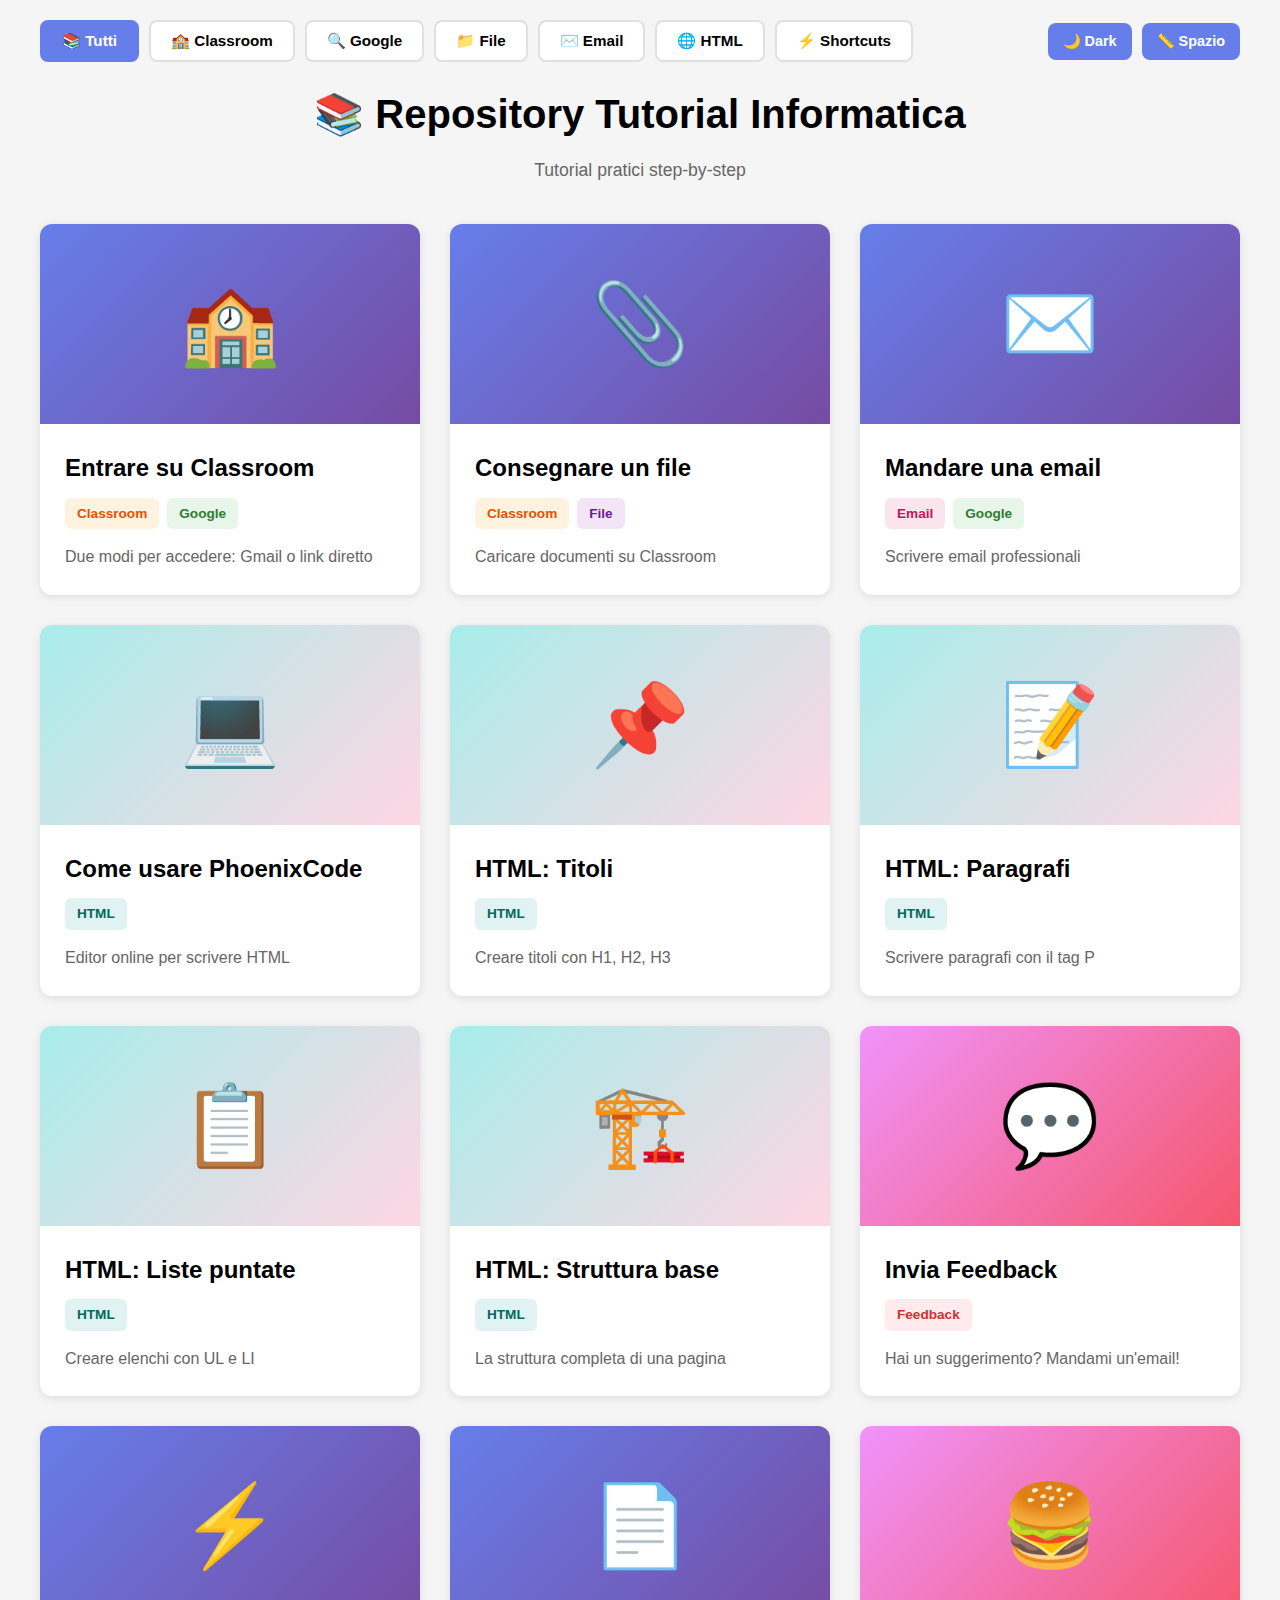
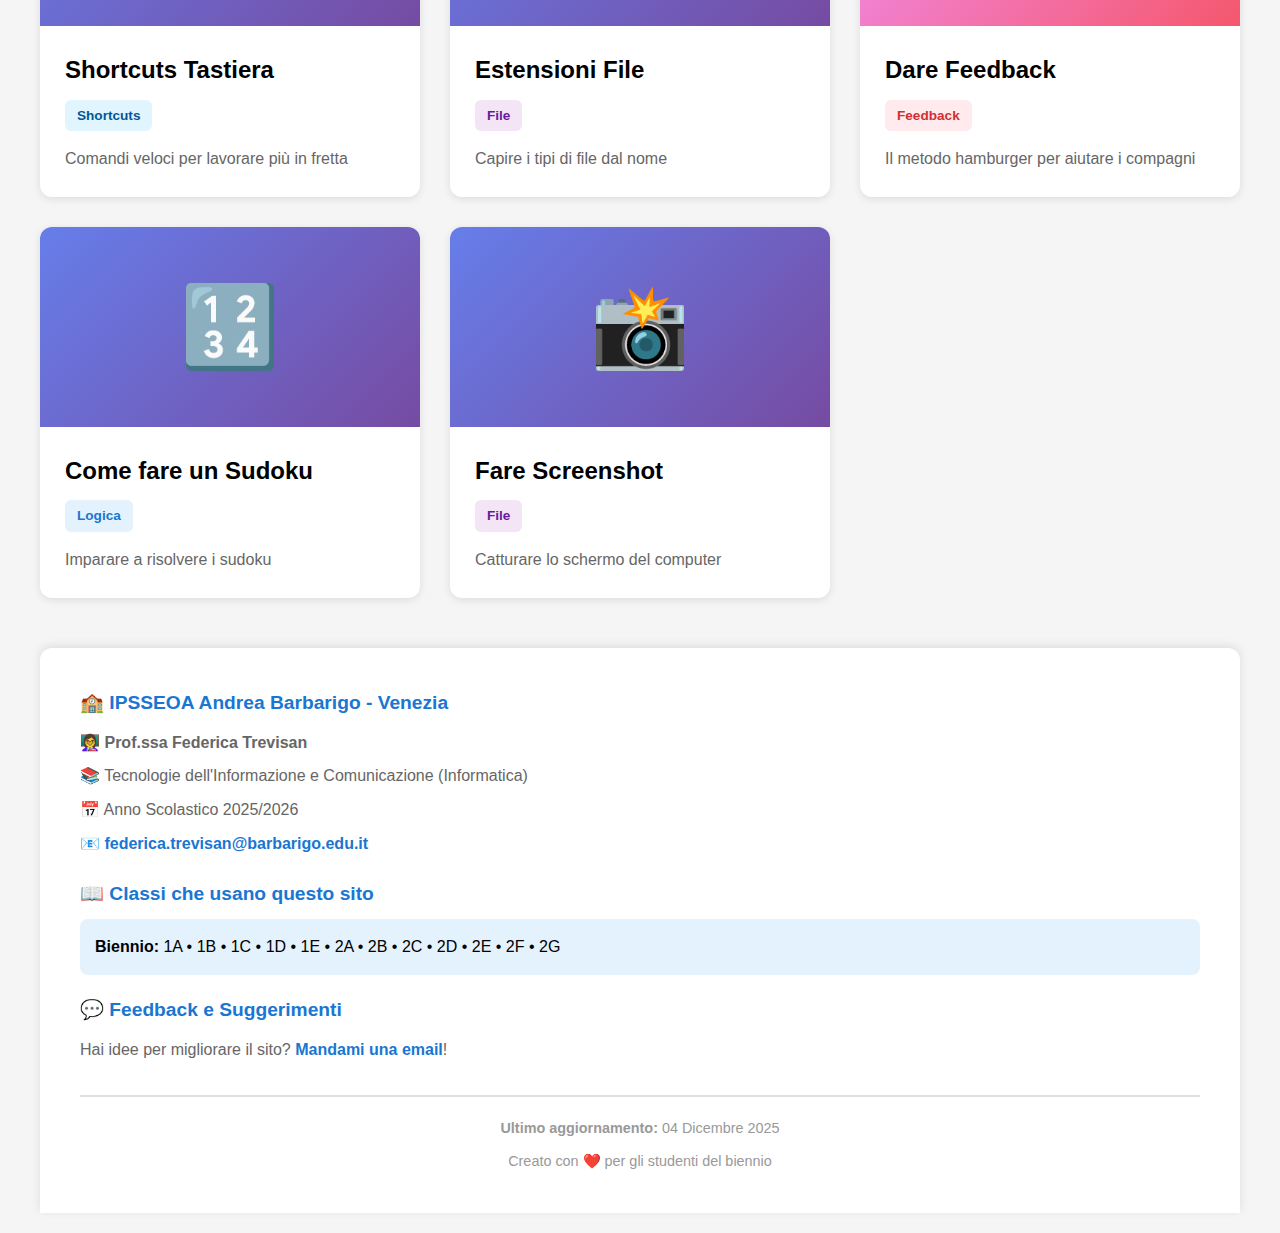
<file: index.html>
<!DOCTYPE html>
<html lang="it">
<head>
    <meta charset="UTF-8">
    <meta name="viewport" content="width=device-width, initial-scale=1.0">
    <title>Repository Tutorial Informatica - IPSSEOA Andrea Barbarigo</title>
    <style>
        * {
            margin: 0;
            padding: 0;
            box-sizing: border-box;
        }
        
        body {
            font-family: -apple-system, BlinkMacSystemFont, 'Segoe UI', sans-serif;
            background: #f5f5f5;
            padding: 20px;
            transition: all 0.3s;
            line-height: 1.6;
        }
        
        body.dark-mode {
            background: #1a1a1a;
            color: #e0e0e0;
        }
        
        body.high-spacing {
            line-height: 2.2;
        }
        
        body.high-spacing .modal-steps ol {
            line-height: 2.8;
        }
        
        .top-controls {
            max-width: 1200px;
            margin: 0 auto 20px;
            display: flex;
            justify-content: space-between;
            align-items: center;
            flex-wrap: wrap;
            gap: 15px;
        }
        
        .filters {
            display: flex;
            gap: 10px;
            flex-wrap: wrap;
        }
        
        .filter-btn {
            background: white;
            border: 2px solid #e0e0e0;
            padding: 10px 20px;
            border-radius: 8px;
            cursor: pointer;
            font-size: 0.95em;
            font-weight: 600;
            transition: all 0.2s;
        }
        
        body.dark-mode .filter-btn {
            background: #2a2a2a;
            color: #e0e0e0;
            border-color: #3a3a3a;
        }
        
        .filter-btn:hover {
            transform: translateY(-2px);
            box-shadow: 0 4px 8px rgba(0,0,0,0.1);
        }
        
        .filter-btn.active {
            background: #667eea;
            color: white;
            border-color: #667eea;
        }
        
        .accessibility-btns {
            display: flex;
            gap: 10px;
        }
        
        .access-btn {
            background: #667eea;
            color: white;
            border: none;
            padding: 10px 15px;
            border-radius: 8px;
            cursor: pointer;
            font-size: 0.9em;
            font-weight: 600;
            transition: all 0.2s;
        }
        
        .access-btn:hover {
            background: #5568d3;
        }
        
        .access-btn.active {
            background: #764ba2;
        }
        
        .header {
            text-align: center;
            margin-bottom: 40px;
            max-width: 1200px;
            margin-left: auto;
            margin-right: auto;
        }
        
        .header h1 {
            font-size: 2.5em;
            margin-bottom: 10px;
        }
        
        body.dark-mode .header h1 {
            color: #e0e0e0;
        }
        
        .subtitle {
            color: #666;
            font-size: 1.1em;
        }
        
        body.dark-mode .subtitle {
            color: #a0a0a0;
        }

 

code {
    background: #f5f5f5;
    color: #e83e8c;
    padding: 2px 6px;
    border-radius: 4px;
    font-family: 'Courier New', Monaco, monospace;
    font-size: 0.9em;
}

body.dark-mode code {
    background: #3a3a3a;
    color: #ff79c6;
}

code {
    background: #f5f5f5;
    color: #e83e8c;
    padding: 2px 6px;
    border-radius: 4px;
    font-family: 'Courier New', Monaco, monospace;
    font-size: 0.9em;
}

body.dark-mode code {
    background: #3a3a3a;
    color: #ff79c6;
}

.code-example {
    background: #2d2d2d;
    color: #f8f8f2;
    padding: 20px;
    border-radius: 8px;
    margin: 15px 0;
    font-family: 'Fira Code', 'Consolas', 'Monaco', 'Ubuntu Mono', monospace;
    font-size: 0.95em;
    overflow-x: auto;
}

code {
    background: #f5f5f5;
    color: #e83e8c;
    padding: 2px 6px;
    border-radius: 4px;
    font-family: 'Fira Code', 'Consolas', 'Monaco', 'Ubuntu Mono', monospace;
    font-size: 0.9em;
}

.card-image.html {
    background: linear-gradient(135deg, #a8edea 0%, #fed6e3 100%);
}

.tag.html { 
    background: #e0f2f1; 
    color: #00695c; 
}
        
        .gallery {
            max-width: 1200px;
            margin: 0 auto;
            display: grid;
            grid-template-columns: repeat(auto-fill, minmax(300px, 1fr));
            gap: 30px;
            padding-bottom: 50px;
        }
        
        .card {
            background: white;
            border-radius: 12px;
            overflow: hidden;
            box-shadow: 0 2px 8px rgba(0,0,0,0.1);
            cursor: pointer;
            transition: transform 0.3s, box-shadow 0.3s;
        }
        
        body.dark-mode .card {
            background: #2a2a2a;
        }
        
        .card.hidden {
            display: none;
        }
        
        .card:hover {
            transform: translateY(-5px);
            box-shadow: 0 8px 20px rgba(0,0,0,0.2);
        }
        
        .card-image {
            background: linear-gradient(135deg, #667eea 0%, #764ba2 100%);
            height: 200px;
            display: flex;
            align-items: center;
            justify-content: center;
            font-size: 5em;
        }
        
        .card-image.feedback {
            background: linear-gradient(135deg, #f093fb 0%, #f5576c 100%);
        }
        
        .card-body {
            padding: 25px;
        }
        
        .card-title {
            font-size: 1.5em;
            font-weight: 700;
            margin-bottom: 10px;
        }
        
        body.dark-mode .card-title {
            color: #e0e0e0;
        }
        
        .card-tags {
            display: flex;
            gap: 8px;
            margin-bottom: 15px;
            flex-wrap: wrap;
        }
        
        .tag {
            padding: 5px 12px;
            border-radius: 6px;
            font-size: 0.85em;
            font-weight: 600;
            background: #e3f2fd;
            color: #1976d2;
        }
        
        .tag.classroom { background: #fff3e0; color: #e65100; }
        .tag.google { background: #e8f5e9; color: #2e7d32; }
        .tag.file { background: #f3e5f5; color: #6a1b9a; }
        .tag.email { background: #fce4ec; color: #c2185b; }
        .tag.feedback { background: #ffebee; color: #d32f2f; }
        .tag.shortcuts { background: #e1f5fe; color: #01579b; }
.tag.logica { background: #f3e5f5; color: #6a1b9a; }
.tag.collaborazione { background: #fff9c4; color: #f57f17; }
.tag.screenshot { background: #e0f2f1; color: #00695c; }

        .card-description {
            color: #666;
            line-height: 1.6;
        }
        
        body.dark-mode .card-description {
            color: #a0a0a0;
        }
        
        /* MODAL */
        .modal {
            display: none;
            position: fixed;
            top: 0;
            left: 0;
            width: 100%;
            height: 100%;
            background: rgba(0,0,0,0.7);
            z-index: 1000;
            overflow-y: auto;
            padding: 40px;
        }
        
        .modal.active {
            display: flex;
            align-items: center;
            justify-content: center;
        }
        
        .modal-content {
            background: white;
            border-radius: 16px;
            max-width: 800px;
            width: 100%;
            padding: 50px;
            position: relative;
        }

        .modal-content {
    background: white;
    border-radius: 16px;
    max-width: 800px;
    width: 100%;
    padding: 50px;
    position: relative;
    max-height: 90vh;
    overflow-y: auto;
}
        
        body.dark-mode .modal-content {
            background: #2a2a2a;
        }
        
        .modal-close {
            position: absolute;
            top: 20px;
            right: 20px;
            font-size: 2em;
            cursor: pointer;
            background: none;
            border: none;
            color: #999;
            padding: 10px;
        }
        
        .modal-close:hover {
            color: #333;
        }
        
        body.dark-mode .modal-close:hover {
            color: #fff;
        }
        
        .modal-title {
            font-size: 2em;
            font-weight: 700;
            margin-bottom: 30px;
        }
        
        body.dark-mode .modal-title {
            color: #e0e0e0;
        }
        
        .modal-steps ol {
            margin-left: 25px;
            line-height: 2;
        }
        
        .modal-steps li {
            margin-bottom: 15px;
            font-size: 1.1em;
        }
        
        body.dark-mode .modal-steps li {
            color: #e0e0e0;
        }
        
        .modal-steps strong {
            color: #667eea;
        }
        
        .modal-tip {
            background: #f0f7ff;
            padding: 20px;
            border-radius: 10px;
            margin-top: 25px;
            border-left: 4px solid #667eea;
        }
        
        body.dark-mode .modal-tip {
            background: #1a1a1a;
            color: #a0a0a0;
        }
        
        .no-results {
            text-align: center;
            padding: 60px 20px;
            color: #999;
            font-size: 1.2em;
            display: none;
        }
        
        .no-results.visible {
            display: block;
        }
        
        /* FOOTER */
        .footer {
            background: white;
            max-width: 1200px;
            margin: 0 auto;
            padding: 40px;
            border-radius: 12px 12px 0 0;
            box-shadow: 0 -2px 10px rgba(0,0,0,0.1);
        }
        
        body.dark-mode .footer {
            background: #2a2a2a;
        }
        
        .footer-section {
            margin-bottom: 20px;
        }
        
        .footer-section h3 {
            color: #1976d2;
            margin-bottom: 10px;
            font-size: 1.2em;
        }
        
        body.dark-mode .footer-section h3 {
            color: #64b5f6;
        }
        
        .footer-section p {
            color: #666;
            margin: 5px 0;
            line-height: 1.8;
        }
        
        body.dark-mode .footer-section p {
            color: #a0a0a0;
        }
        
        .footer-email {
            color: #1976d2;
            text-decoration: none;
            font-weight: 600;
        }
        
        .footer-email:hover {
            text-decoration: underline;
        }
        
        .classes-list {
            background: #e3f2fd;
            padding: 15px;
            border-radius: 8px;
            margin-top: 10px;
        }
        
        body.dark-mode .classes-list {
            background: #1a3a52;
        }
        
        .footer-bottom {
            text-align: center;
            margin-top: 30px;
            padding-top: 20px;
            border-top: 2px solid #e0e0e0;
            color: #999;
            font-size: 0.9em;
        }
        
        body.dark-mode .footer-bottom {
            border-top-color: #3a3a3a;
        }
        
        @media (max-width: 768px) {
            .top-controls {
                flex-direction: column;
            }
            
            .filters, .accessibility-btns {
                width: 100%;
                justify-content: center;
            }
            
            .header h1 {
                font-size: 2em;
            }
        }
    </style>
</head>
<body>
    <!-- CONTROLS -->
    <div class="top-controls">
        <div class="filters">
            <button class="filter-btn active" data-tag="tutti" onclick="filterByTag('tutti')">📚 Tutti</button>
            <button class="filter-btn" data-tag="classroom" onclick="filterByTag('classroom')">🏫 Classroom</button>
            <button class="filter-btn" data-tag="google" onclick="filterByTag('google')">🔍 Google</button>
            <button class="filter-btn" data-tag="file" onclick="filterByTag('file')">📁 File</button>
            <button class="filter-btn" data-tag="email" onclick="filterByTag('email')">✉️ Email</button>
            <button class="filter-btn" data-tag="html" onclick="filterByTag('html')">🌐 HTML</button>
            <button class="filter-btn" data-tag="shortcuts" onclick="filterByTag('shortcuts')">⚡ Shortcuts</button>
        </div>
        
        <div class="accessibility-btns">
            <button class="access-btn" id="darkModeBtn" onclick="toggleDarkMode()">🌙 Dark</button>
            <button class="access-btn" id="spacingBtn" onclick="toggleSpacing()">📏 Spazio</button>
        </div>
    </div>

    <!-- HEADER -->
    <div class="header">
        <h1>📚 Repository Tutorial Informatica</h1>
        <p class="subtitle">Tutorial pratici step-by-step</p>
    </div>
    
    <!-- GALLERY -->
    <div class="gallery" id="gallery">
        <!-- CARD 1  -->
        <div class="card" data-tags="classroom google" onclick="openModal('modal1')">
            <div class="card-image">🏫</div>
            <div class="card-body">
                <div class="card-title">Entrare su Classroom</div>
                <div class="card-tags">
                    <span class="tag classroom">Classroom</span>
                    <span class="tag google">Google</span>
                </div>
                <div class="card-description">Due modi per accedere: Gmail o link diretto</div>
            </div>
        </div>
        
        <!-- CARD 2 -->
        <div class="card" data-tags="classroom file" onclick="openModal('modal2')">
            <div class="card-image">📎</div>
            <div class="card-body">
                <div class="card-title">Consegnare un file</div>
                <div class="card-tags">
                    <span class="tag classroom">Classroom</span>
                    <span class="tag file">File</span>
                </div>
                <div class="card-description">Caricare documenti su Classroom</div>
            </div>
        </div>
        
        <!-- CARD 3 -->
        <div class="card" data-tags="email google" onclick="openModal('modal3')">
            <div class="card-image">✉️</div>
            <div class="card-body">
                <div class="card-title">Mandare una email</div>
                <div class="card-tags">
                    <span class="tag email">Email</span>
                    <span class="tag google">Google</span>
                </div>
                <div class="card-description">Scrivere email professionali</div>
            </div>
        </div>

        <!-- CARD HTML 1: PhoenixCode -->
        <div class="card" data-tags="html" onclick="openModal('modal4')">
          <div class="card-image html">💻</div>
          <div class="card-body">
              <div class="card-title">Come usare PhoenixCode</div>
              <div class="card-tags">
                  <span class="tag html">HTML</span>
              </div>
              <div class="card-description">Editor online per scrivere HTML</div>
          </div>
      </div>
      
      <!-- CARD HTML 2: Titoli -->
      <div class="card" data-tags="html" onclick="openModal('modal5')">
          <div class="card-image html">📌</div>
          <div class="card-body">
              <div class="card-title">HTML: Titoli</div>
              <div class="card-tags">
                  <span class="tag html">HTML</span>
              </div>
              <div class="card-description">Creare titoli con H1, H2, H3</div>
          </div>
      </div>
      
      <!-- CARD HTML 3: Paragrafi -->
      <div class="card" data-tags="html" onclick="openModal('modal6')">
          <div class="card-image html">📝</div>
          <div class="card-body">
              <div class="card-title">HTML: Paragrafi</div>
              <div class="card-tags">
                  <span class="tag html">HTML</span>
              </div>
              <div class="card-description">Scrivere paragrafi con il tag P</div>
          </div>
      </div>
      
      <!-- CARD HTML 4: Liste -->
      <div class="card" data-tags="html" onclick="openModal('modal7')">
          <div class="card-image html">📋</div>
          <div class="card-body">
              <div class="card-title">HTML: Liste puntate</div>
              <div class="card-tags">
                  <span class="tag html">HTML</span>
              </div>
              <div class="card-description">Creare elenchi con UL e LI</div>
          </div>
      </div>
      
      <!-- CARD HTML 5: Struttura -->
      <div class="card" data-tags="html" onclick="openModal('modal8')">
          <div class="card-image html">🏗️</div>
          <div class="card-body">
              <div class="card-title">HTML: Struttura base</div>
              <div class="card-tags">
                  <span class="tag html">HTML</span>
              </div>
              <div class="card-description">La struttura completa di una pagina</div>
          </div>
      </div>
        
        <!-- CARD FEEDBACK -->
        <div class="card" data-tags="feedback" onclick="openFeedbackEmail()">
          <div class="card-image feedback">💬</div>
          <div class="card-body">
              <div class="card-title">Invia Feedback</div>
              <div class="card-tags">
                  <span class="tag feedback">Feedback</span>
              </div>
              <div class="card-description">Hai un suggerimento? Mandami un'email!</div>
          </div>
      </div>


      <!-- CARD -->
<div class="card" data-tags="shortcuts" onclick="openModal('modalShortcuts')">
  <div class="card-image">⚡</div>
  <div class="card-body">
      <div class="card-title">Shortcuts Tastiera</div>
      <div class="card-tags">
          <span class="tag shortcuts">Shortcuts</span>
      </div>
      <div class="card-description">Comandi veloci per lavorare più in fretta</div>
  </div>
</div>

<!-- MODAL -->
<div id="modalShortcuts" class="modal" onclick="closeModalOutside(event, 'modalShortcuts')">
  <div class="modal-content" onclick="event.stopPropagation()">
      <button class="modal-close" onclick="closeModal('modalShortcuts')">✕</button>
      <h2 class="modal-title">⚡ Shortcuts Tastiera</h2>
      <div class="modal-steps">
          <h3 style="margin-bottom: 15px;">Cosa sono?</h3>
          <p style="margin-bottom: 20px;">Gli shortcuts (scorciatoie) sono combinazioni di tasti che ti fanno risparmiare tempo!</p>
          
          <h3 style="margin-bottom: 15px;">📋 EDITING BASE</h3>
          <ul style="margin-left: 20px; line-height: 2;">
              <li><strong>Ctrl + C</strong> (Mac: Cmd + C) → Copia</li>
              <li><strong>Ctrl + V</strong> (Mac: Cmd + V) → Incolla</li>
              <li><strong>Ctrl + X</strong> (Mac: Cmd + X) → Taglia</li>
              <li><strong>Ctrl + Z</strong> (Mac: Cmd + Z) → Annulla</li>
              <li><strong>Ctrl + Y</strong> (Mac: Cmd + Shift + Z) → Ripeti</li>
              <li><strong>Ctrl + A</strong> (Mac: Cmd + A) → Seleziona tutto</li>
          </ul>
          
          <h3 style="margin-top: 25px; margin-bottom: 15px;">💾 FILE</h3>
          <ul style="margin-left: 20px; line-height: 2;">
              <li><strong>Ctrl + S</strong> (Mac: Cmd + S) → Salva</li>
              <li><strong>Ctrl + O</strong> (Mac: Cmd + O) → Apri file</li>
              <li><strong>Ctrl + P</strong> (Mac: Cmd + P) → Stampa</li>
              <li><strong>Ctrl + W</strong> (Mac: Cmd + W) → Chiudi finestra</li>
          </ul>
          
          <h3 style="margin-top: 25px; margin-bottom: 15px;">🌐 BROWSER</h3>
          <ul style="margin-left: 20px; line-height: 2;">
              <li><strong>Ctrl + T</strong> (Mac: Cmd + T) → Nuova scheda</li>
              <li><strong>Ctrl + Tab</strong> → Cambia scheda</li>
              <li><strong>Ctrl + F</strong> (Mac: Cmd + F) → Cerca nella pagina</li>
              <li><strong>Ctrl + D</strong> (Mac: Cmd + D) → Aggiungi preferito</li>
              <li><strong>F5</strong> (Mac: Cmd + R) → Aggiorna pagina</li>
          </ul>
          
          <h3 style="margin-top: 25px; margin-bottom: 15px;">✏️ TESTO</h3>
          <ul style="margin-left: 20px; line-height: 2;">
              <li><strong>Ctrl + B</strong> (Mac: Cmd + B) → Grassetto</li>
              <li><strong>Ctrl + I</strong> (Mac: Cmd + I) → Corsivo</li>
              <li><strong>Ctrl + U</strong> (Mac: Cmd + U) → Sottolineato</li>
          </ul>
          
          <div class="modal-tip">
              💡 <strong>Esercizio:</strong> Prova a usare SOLO gli shortcuts per 10 minuti. Diventerai velocissimo!
          </div>
      </div>
  </div>
</div>


<!-- CARD -->
<div class="card" data-tags="file" onclick="openModal('modalEstensioni')">
  <div class="card-image">📄</div>
  <div class="card-body">
      <div class="card-title">Estensioni File</div>
      <div class="card-tags">
          <span class="tag file">File</span>
      </div>
      <div class="card-description">Capire i tipi di file dal nome</div>
  </div>
</div>

<!-- MODAL -->
<div id="modalEstensioni" class="modal" onclick="closeModalOutside(event, 'modalEstensioni')">
  <div class="modal-content" onclick="event.stopPropagation()">
      <button class="modal-close" onclick="closeModal('modalEstensioni')">✕</button>
      <h2 class="modal-title">📄 Estensioni File</h2>
      <div class="modal-steps">
          <h3 style="margin-bottom: 15px;">Cos'è un'estensione?</h3>
          <p style="margin-bottom: 20px;">L'estensione è la parte finale del nome di un file, dopo il punto. Dice al computer che tipo di file è!</p>
          
          <p style="margin-bottom: 20px;"><strong>Esempio:</strong> <code>documento.docx</code> → l'estensione è <code>.docx</code> (file Word)</p>
          
          <h3 style="margin-bottom: 15px;">📝 DOCUMENTI</h3>
          <ul style="margin-left: 20px; line-height: 2;">
              <li><strong>.txt</strong> → Testo semplice (Blocco Note)</li>
              <li><strong>.docx</strong> → Documento Word</li>
              <li><strong>.pdf</strong> → Documento universale (non modificabile)</li>
              <li><strong>.odt</strong> → Documento LibreOffice</li>
          </ul>
          
          <h3 style="margin-top: 25px; margin-bottom: 15px;">🖼️ IMMAGINI</h3>
          <ul style="margin-left: 20px; line-height: 2;">
              <li><strong>.jpg / .jpeg</strong> → Foto (buona qualità, poco spazio)</li>
              <li><strong>.png</strong> → Immagine (sfondo trasparente possibile)</li>
              <li><strong>.gif</strong> → Immagine animata</li>
              <li><strong>.svg</strong> → Grafica vettoriale (scalabile)</li>
          </ul>
          
          <h3 style="margin-top: 25px; margin-bottom: 15px;">🎵 AUDIO & VIDEO</h3>
          <ul style="margin-left: 20px; line-height: 2;">
              <li><strong>.mp3</strong> → File audio</li>
              <li><strong>.wav</strong> → Audio alta qualità</li>
              <li><strong>.mp4</strong> → Video</li>
              <li><strong>.avi</strong> → Video Windows</li>
          </ul>
          
          <h3 style="margin-top: 25px; margin-bottom: 15px;">💻 ALTRI</h3>
          <ul style="margin-left: 20px; line-height: 2;">
              <li><strong>.xlsx</strong> → Foglio Excel</li>
              <li><strong>.pptx</strong> → Presentazione PowerPoint</li>
              <li><strong>.html</strong> → Pagina web</li>
              <li><strong>.zip</strong> → File compresso/archivio</li>
          </ul>
          
          <div class="modal-tip">
              💡 <strong>Come vederle:</strong> Windows: Esplora File → Vista → ✓ Estensioni | Mac: Finder → Preferenze → ✓ Mostra estensioni
          </div>
      </div>
  </div>
</div>


<!-- CARD -->
<div class="card" data-tags="feedback collaborazione" onclick="openModal('modalFeedback')">
  <div class="card-image feedback">🍔</div>
  <div class="card-body">
      <div class="card-title">Dare Feedback</div>
      <div class="card-tags">
          <span class="tag feedback">Feedback</span>
      </div>
      <div class="card-description">Il metodo hamburger per aiutare i compagni</div>
  </div>
</div>

<!-- MODAL -->
<div id="modalFeedback" class="modal" onclick="closeModalOutside(event, 'modalFeedback')">
  <div class="modal-content" onclick="event.stopPropagation()">
      <button class="modal-close" onclick="closeModal('modalFeedback')">✕</button>
      <h2 class="modal-title">🍔 Metodo Hamburger</h2>
      <div class="modal-steps">
          <h3 style="margin-bottom: 15px;">Cos'è?</h3>
          <p style="margin-bottom: 20px;">Il metodo hamburger è un modo gentile ed efficace di dare feedback (consigli) ai compagni!</p>
          
          <h3 style="margin-bottom: 15px;">📚 La struttura (come un hamburger!):</h3>
          
          <div style="background: #fff8e1; padding: 20px; border-radius: 8px; margin: 15px 0; border-left: 4px solid #ffa726;">
              <h4 style="margin-bottom: 10px;">🍞 PANE SOPRA (Positivo)</h4>
              <p style="margin-bottom: 10px;">Inizia con qualcosa di <strong>positivo</strong> che ti piace del loro lavoro.</p>
              <p style="font-style: italic; color: #666;">"Mi piace molto come hai organizzato i titoli!"</p>
          </div>
          
          <div style="background: #ffebee; padding: 20px; border-radius: 8px; margin: 15px 0; border-left: 4px solid #ef5350;">
              <h4 style="margin-bottom: 10px;">🥩 CARNE (Suggerimento)</h4>
              <p style="margin-bottom: 10px;">Dai il <strong>suggerimento</strong> o la <strong>critica costruttiva</strong>.</p>
              <p style="font-style: italic; color: #666;">"Potresti aggiungere più paragrafi per rendere il testo più leggibile."</p>
          </div>
          
          <div style="background: #e8f5e9; padding: 20px; border-radius: 8px; margin: 15px 0; border-left: 4px solid #66bb6a;">
              <h4 style="margin-bottom: 10px;">🍞 PANE SOTTO (Incoraggiamento)</h4>
              <p style="margin-bottom: 10px;">Finisci con un <strong>incoraggiamento</strong> positivo.</p>
              <p style="font-style: italic; color: #666;">"Con questa modifica sarà perfetto!"</p>
          </div>
          
          <h3 style="margin-top: 25px; margin-bottom: 15px;">✅ ESEMPIO COMPLETO</h3>
          <div style="background: #f5f5f5; padding: 20px; border-radius: 8px;">
              <p style="margin-bottom: 10px;">🍞 "Il tuo HTML è ben strutturato e i titoli sono chiari!"</p>
              <p style="margin-bottom: 10px;">🥩 "Però mancano alcune liste puntate per gli ingredienti. Potresti usare il tag <code>&lt;ul&gt;</code>."</p>
              <p>🍞 "Con questo miglioramento la tua ricetta sarà perfetta!"</p>
          </div>
          
          <h3 style="margin-top: 25px; margin-bottom: 15px;">❌ COSA NON FARE</h3>
          <ul style="margin-left: 20px; line-height: 2; color: #d32f2f;">
              <li>❌ "Questo fa schifo"</li>
              <li>❌ "Hai sbagliato tutto"</li>
              <li>❌ Solo critiche senza dire cosa va bene</li>
              <li>❌ Essere vaghi: "Miglioralo" (come??)</li>
          </ul>
          
          <div class="modal-tip">
              💡 <strong>Ricorda:</strong> Il feedback serve ad AIUTARE, non a criticare! Sii gentile e specifico.
          </div>
      </div>
  </div>
</div>

<!-- CARD -->
<div class="card" data-tags="logica giochi" onclick="openModal('modalSudoku')">
  <div class="card-image">🔢</div>
  <div class="card-body">
      <div class="card-title">Come fare un Sudoku</div>
      <div class="card-tags">
          <span class="tag">Logica</span>
      </div>
      <div class="card-description">Imparare a risolvere i sudoku</div>
  </div>
</div>

<!-- MODAL -->
<div id="modalSudoku" class="modal" onclick="closeModalOutside(event, 'modalSudoku')">
  <div class="modal-content" onclick="event.stopPropagation()">
      <button class="modal-close" onclick="closeModal('modalSudoku')">✕</button>
      <h2 class="modal-title">🔢 Come fare un Sudoku</h2>
      <div class="modal-steps">
          <h3 style="margin-bottom: 15px;">Cos'è un Sudoku?</h3>
          <p style="margin-bottom: 20px;">Un puzzle logico con una griglia 9x9 divisa in 9 riquadri 3x3. Devi riempire ogni cella con numeri da 1 a 9.</p>
          
          <h3 style="margin-bottom: 15px;">📜 LE REGOLE</h3>
          <ol style="margin-left: 20px; line-height: 2;">
              <li>Ogni <strong>riga</strong> deve contenere i numeri da 1 a 9 (senza ripetizioni)</li>
              <li>Ogni <strong>colonna</strong> deve contenere i numeri da 1 a 9 (senza ripetizioni)</li>
              <li>Ogni <strong>riquadro 3x3</strong> deve contenere i numeri da 1 a 9 (senza ripetizioni)</li>
          </ol>
          
          <h3 style="margin-top: 25px; margin-bottom: 15px;">🎯 STRATEGIA BASE</h3>
          <ol style="margin-left: 20px; line-height: 2;">
              <li><strong>Cerca i numeri facili:</strong> Guarda dove manca un solo numero in una riga/colonna/riquadro</li>
              <li><strong>Processo di eliminazione:</strong> Quali numeri NON possono stare in quella cella?</li>
              <li><strong>Segna le possibilità:</strong> Scrivi piccoli i numeri possibili in ogni cella vuota</li>
              <li><strong>Inizia dai numeri più frequenti:</strong> Se vedi tanti 5, cerca dove mettere gli altri 5</li>
          </ol>
          
          <h3 style="margin-top: 25px; margin-bottom: 15px;">💡 TRUCCHI</h3>
          <ul style="margin-left: 20px; line-height: 2;">
              <li>Inizia dalle righe/colonne/riquadri con più numeri già inseriti</li>
              <li>Usa una matita (per cancellare gli errori!)</li>
              <li>Non tirare a indovinare: usa sempre la logica</li>
              <li>Se sei bloccato, cambia zona della griglia</li>
          </ul>
          
          <h3 style="margin-top: 25px; margin-bottom: 15px;">🌐 SITI UTILI</h3>
          <ul style="margin-left: 20px; line-height: 2;">
              <li><strong>websudoku.com</strong> → Sudoku online con vari livelli</li>
              <li><strong>sudoku.com</strong> → Con timer e statistiche</li>
          </ul>
          
          <div class="modal-tip">
              💡 <strong>Benefici:</strong> Il Sudoku migliora la concentrazione, la logica e la pazienza!
          </div>
      </div>
  </div>
</div>


<!-- CARD -->
<div class="card" data-tags="file screenshot" onclick="openModal('modalScreenshot')">
  <div class="card-image">📸</div>
  <div class="card-body">
      <div class="card-title">Fare Screenshot</div>
      <div class="card-tags">
          <span class="tag file">File</span>
      </div>
      <div class="card-description">Catturare lo schermo del computer</div>
  </div>
</div>

<!-- MODAL -->
<div id="modalScreenshot" class="modal" onclick="closeModalOutside(event, 'modalScreenshot')">
  <div class="modal-content" onclick="event.stopPropagation()">
      <button class="modal-close" onclick="closeModal('modalScreenshot')">✕</button>
      <h2 class="modal-title">📸 Fare Screenshot</h2>
      <div class="modal-steps">
          <h3 style="margin-bottom: 15px;">Cos'è uno screenshot?</h3>
          <p style="margin-bottom: 20px;">Uno screenshot è una "foto" di quello che vedi sullo schermo del computer.</p>
          
          <h3 style="margin-bottom: 15px;">💻 WINDOWS</h3>
          
          <div style="background: #e3f2fd; padding: 15px; border-radius: 8px; margin: 15px 0;">
              <h4 style="margin-bottom: 10px;"><strong>Metodo 1: Strumento di cattura</strong> (CONSIGLIATO)</h4>
              <ol style="margin-left: 20px; line-height: 2;">
                  <li>Premi <code>Win + Shift + S</code></li>
                  <li>Lo schermo diventa grigio</li>
                  <li>Seleziona l'area da catturare con il mouse</li>
                  <li>L'immagine viene copiata (poi incolla con <code>Ctrl + V</code>)</li>
              </ol>
          </div>
          
          <div style="background: #f3e5f5; padding: 15px; border-radius: 8px; margin: 15px 0;">
              <h4 style="margin-bottom: 10px;"><strong>Metodo 2: Tutto lo schermo</strong></h4>
              <ol style="margin-left: 20px; line-height: 2;">
                  <li>Premi il tasto <code>Stamp</code> (o <code>PrtScn</code>)</li>
                  <li>Apri Paint o Word</li>
                  <li>Incolla con <code>Ctrl + V</code></li>
                  <li>Salva l'immagine</li>
              </ol>
          </div>
          
          <h3 style="margin-top: 25px; margin-bottom: 15px;">🍎 MAC</h3>
          
          <div style="background: #e8f5e9; padding: 15px; border-radius: 8px; margin: 15px 0;">
              <h4 style="margin-bottom: 10px;"><strong>Metodo 1: Area selezionata</strong> (CONSIGLIATO)</h4>
              <ol style="margin-left: 20px; line-height: 2;">
                  <li>Premi <code>Shift + Cmd + 4</code></li>
                  <li>Seleziona l'area con il mouse</li>
                  <li>L'immagine viene salvata sul Desktop</li>
              </ol>
          </div>
          
          <div style="background: #fff3e0; padding: 15px; border-radius: 8px; margin: 15px 0;">
              <h4 style="margin-bottom: 10px;"><strong>Metodo 2: Tutto lo schermo</strong></h4>
              <ol style="margin-left: 20px; line-height: 2;">
                  <li>Premi <code>Shift + Cmd + 3</code></li>
                  <li>L'immagine viene salvata sul Desktop</li>
              </ol>
          </div>
          
          <h3 style="margin-top: 25px; margin-bottom: 15px;">📱 CHROMEBOOK</h3>
          <ul style="margin-left: 20px; line-height: 2;">
              <li><code>Ctrl + Mostra finestre</code> → Tutto lo schermo</li>
              <li><code>Ctrl + Shift + Mostra finestre</code> → Area selezionata</li>
          </ul>
          
          <div class="modal-tip">
              💡 <strong>Quando usare gli screenshot:</strong> Per mostrare errori alla prof, salvare risultati (typing test!), condividere informazioni.
          </div>
      </div>
  </div>
</div>
        
        <!-- AGGIUNGI ALTRE CARD QUI -->


        
    </div>
    
    <div class="no-results" id="noResults">
        😕 Nessun tutorial trovato per questo filtro
    </div>

    <!-- FOOTER -->
    <div class="footer">
        <div class="footer-section">
            <h3>🏫 IPSSEOA Andrea Barbarigo - Venezia</h3>
            <p>👩‍🏫 <strong>Prof.ssa Federica Trevisan</strong></p>
            <p>📚 Tecnologie dell'Informazione e Comunicazione (Informatica)</p>
            <p>📅 Anno Scolastico 2025/2026</p>
            <p>📧 <a href="mailto:federica.trevisan@barbarigo.edu.it" class="footer-email">federica.trevisan@barbarigo.edu.it</a></p>
        </div>
        
        <div class="footer-section">
            <h3>📖 Classi che usano questo sito</h3>
            <div class="classes-list">
                <strong>Biennio:</strong> 1A • 1B • 1C • 1D • 1E • 2A • 2B • 2C • 2D • 2E • 2F • 2G
            </div>
        </div>
        
        <div class="footer-section">
            <h3>💬 Feedback e Suggerimenti</h3>
            <p>Hai idee per migliorare il sito? <a href="mailto:federica.trevisan@barbarigo.edu.it?subject=Feedback%20Repository%20Tutorial" class="footer-email">Mandami una email</a>!</p>
        </div>
        
        <div class="footer-bottom">
            <p><strong>Ultimo aggiornamento:</strong> 04 Dicembre 2025</p>
            <p style="margin-top: 10px;">Creato con ❤️ per gli studenti del biennio</p>
        </div>
    </div>

    <!-- MODALS -->
    <div id="modal1" class="modal" onclick="closeModalOutside(event, 'modal1')">
        <div class="modal-content" onclick="event.stopPropagation()">
            <button class="modal-close" onclick="closeModal('modal1')">✕</button>
            <h2 class="modal-title">🏫 Entrare su Classroom</h2>
            <div class="modal-steps">
                <ol>
                    <li>Vai su <strong>classroom.google.com</strong></li>
                    <li>Clicca su <strong>"Vai a Classroom"</strong></li>
                    <li>Accedi con la tua <strong>Gmail della scuola</strong></li>
                    <li>Vedrai tutte le tue classi</li>
                </ol>
                <div class="modal-tip">
                    💡 <strong>Alternativa:</strong> Da Gmail, clicca sull'icona dei 9 puntini → Classroom
                </div>
            </div>
        </div>
    </div>
    
    <div id="modal2" class="modal" onclick="closeModalOutside(event, 'modal2')">
        <div class="modal-content" onclick="event.stopPropagation()">
            <button class="modal-close" onclick="closeModal('modal2')">✕</button>
            <h2 class="modal-title">📎 Consegnare un file</h2>
            <div class="modal-steps">
                <ol>
                    <li>Apri il <strong>compito</strong> su Classroom</li>
                    <li>Clicca <strong>"Aggiungi o crea"</strong></li>
                    <li>Scegli <strong>"File"</strong></li>
                    <li>Seleziona il file dal tuo computer</li>
                    <li>Aspetta il caricamento (vedrai barra verde)</li>
                    <li>Clicca <strong>"Consegna"</strong></li>
                </ol>
                <div class="modal-tip">
                    💡 Assicurati che il file abbia un nome chiaro prima di caricarlo!
                </div>
            </div>
        </div>
    </div>
    
    <div id="modal3" class="modal" onclick="closeModalOutside(event, 'modal3')">
        <div class="modal-content" onclick="event.stopPropagation()">
            <button class="modal-close" onclick="closeModal('modal3')">✕</button>
            <h2 class="modal-title">✉️ Mandare una email</h2>
            <div class="modal-steps">
                <ol>
                    <li>Vai su <strong>mail.google.com</strong></li>
                    <li>Clicca <strong>"Scrivi"</strong> (in alto a sinistra)</li>
                    <li>Nel campo <strong>"A"</strong> scrivi l'email del destinatario</li>
                    <li>Nel campo <strong>"Oggetto"</strong> scrivi di cosa parli</li>
                    <li>Scrivi il messaggio nel box grande</li>
                    <li>Se serve, allega file con l'icona 📎</li>
                    <li>Clicca <strong>"Invia"</strong></li>
                </ol>
                <div class="modal-tip">
                    💡 <strong>Email formale:</strong> Usa saluti ("Gentile Prof."), scrivi chiaro, firma con nome e cognome
                </div>
            </div>
        </div>
    </div>

        <!-- MODALS HTML -->
        <div id="modal4" class="modal" onclick="closeModalOutside(event, 'modal4')">
          <div class="modal-content" onclick="event.stopPropagation()">
              <button class="modal-close" onclick="closeModal('modal4')">✕</button>
              <h2 class="modal-title">💻 Come usare PhoenixCode</h2>
              <div class="modal-steps">
                  <ol>
                      <li>Vai su <strong>https://phcode.dev/</strong></li>
                      <li>Clicca <strong>"Start Coding"</strong> (non serve account per provare)</li>
                      <li>Vedrai 3 box:
                          <ul style="margin-top: 10px;">
                              <li><strong>HTML</strong> - dove scrivi il codice</li>
                             
                          </ul>
                      </li>
                      <li>Scrivi nel box HTML a sinistra e vedrai il risultato in tempo reale!</li>
                      <li>A destra vedrai l'<strong>anteprima</strong> di quello che scrivi</li>
                  </ol>
                  <div class="modal-tip">
                      💡 <strong>Trucco:</strong> Copia il tuo testo dal Google Doc, poi aggiungi i tag HTML su PhoenixCode!
                  </div>
              </div>
          </div>
      </div>

      <div id="modal5" class="modal" onclick="closeModalOutside(event, 'modal5')">
        <div class="modal-content" onclick="event.stopPropagation()">
            <button class="modal-close" onclick="closeModal('modal5')">✕</button>
            <h2 class="modal-title">📌 HTML: Titoli</h2>
            <div class="modal-steps">
                <h3 style="margin-bottom: 15px;">Cosa sono i titoli?</h3>
                <p style="margin-bottom: 20px;">I titoli servono per organizzare il testo. Ci sono 6 livelli, da H1 (più grande) a H6 (più piccolo).</p>
                
                <h3 style="margin-bottom: 15px;">Come si scrivono:</h3>
                <div class="code-example">
&lt;h1&gt;Titolo Principale&lt;/h1&gt;<br>
&lt;h2&gt;Sottotitolo&lt;/h2&gt;<br>
&lt;h3&gt;Sottotitolo più piccolo&lt;/h3&gt;
                </div>
                
                <h3 style="margin-bottom: 15px;">Esempio percorso scuola:</h3>
                <div class="code-example">
&lt;h1&gt;Come arrivo a scuola&lt;/h1&gt;<br>
&lt;h2&gt;Da Mestre&lt;/h2&gt;<br>
&lt;h3&gt;Il percorso&lt;/h3&gt;
                </div>
                
                <h3 style="margin-bottom: 15px;">Esempio ricetta:</h3>
                <div class="code-example">
&lt;h1&gt;Pasta alla Carbonara&lt;/h1&gt;<br>
&lt;h2&gt;Ingredienti&lt;/h2&gt;<br>
&lt;h2&gt;Preparazione&lt;/h2&gt;
                </div>
                
                <div class="modal-tip">
                    💡 <strong>Regola importante:</strong> Usa UN SOLO H1 per pagina (il titolo principale). Per tutto il resto usa H2, H3, ecc.
                </div>
            </div>
        </div>
    </div>
    
    <div id="modal6" class="modal" onclick="closeModalOutside(event, 'modal6')">
      <div class="modal-content" onclick="event.stopPropagation()">
          <button class="modal-close" onclick="closeModal('modal6')">✕</button>
          <h2 class="modal-title">📝 HTML: Paragrafi</h2>
          <div class="modal-steps">
              <h3 style="margin-bottom: 15px;">Cosa sono i paragrafi?</h3>
              <p style="margin-bottom: 20px;">I paragrafi sono blocchi di testo. Ogni paragrafo inizia con <code>&lt;p&gt;</code> e finisce con <code>&lt;/p&gt;</code>.</p>
              
              <h3 style="margin-bottom: 15px;">Come si scrivono:</h3>
              <div class="code-example">
&lt;p&gt;Questo è un paragrafo di testo.&lt;/p&gt;<br>
&lt;p&gt;Questo è un altro paragrafo.&lt;/p&gt;
              </div>
              
              <h3 style="margin-bottom: 15px;">Esempio percorso scuola:</h3>
              <div class="code-example">
&lt;h2&gt;Il mio percorso&lt;/h2&gt;<br>
&lt;p&gt;Ogni giorno parto da casa alle 7:30.&lt;/p&gt;<br>
&lt;p&gt;Prendo il bus numero 5 verso la stazione.&lt;/p&gt;<br>
&lt;p&gt;Il viaggio dura circa 20 minuti.&lt;/p&gt;
              </div>
              
              <h3 style="margin-bottom: 15px;">Esempio ricetta:</h3>
              <div class="code-example">
&lt;h2&gt;Preparazione&lt;/h2&gt;<br>
&lt;p&gt;Metti l'acqua a bollire in una pentola grande.&lt;/p&gt;<br>
&lt;p&gt;Quando bolle, aggiungi il sale e la pasta.&lt;/p&gt;<br>
&lt;p&gt;Cuoci per 10 minuti.&lt;/p&gt;
              </div>
              
              <div class="modal-tip">
                  💡 <strong>Trucco:</strong> Ogni volta che vai a capo nel tuo testo, è un nuovo paragrafo!
              </div>
          </div>
      </div>
  </div>

  <div id="modal7" class="modal" onclick="closeModalOutside(event, 'modal7')">
    <div class="modal-content" onclick="event.stopPropagation()">
        <button class="modal-close" onclick="closeModal('modal7')">✕</button>
        <h2 class="modal-title">📋 HTML: Liste puntate</h2>
        <div class="modal-steps">
            <h3 style="margin-bottom: 15px;">Cosa sono le liste?</h3>
            <p style="margin-bottom: 20px;">Le liste servono per elencare cose. Si usano quando hai più elementi da elencare.</p>
            
            <h3 style="margin-bottom: 15px;">Come si scrivono:</h3>
            <div class="code-example">
&lt;ul&gt;<br>
&nbsp;&nbsp;&lt;li&gt;Primo elemento&lt;/li&gt;<br>
&nbsp;&nbsp;&lt;li&gt;Secondo elemento&lt;/li&gt;<br>
&nbsp;&nbsp;&lt;li&gt;Terzo elemento&lt;/li&gt;<br>
&lt;/ul&gt;
            </div>
            
            <p style="margin: 15px 0;"><strong>Spiegazione:</strong></p>
            <ul style="margin-left: 20px; margin-bottom: 20px;">
                <li><code>&lt;ul&gt;</code> = inizia la lista (unordered list)</li>
                <li><code>&lt;li&gt;</code> = ogni punto della lista (list item)</li>
                <li><code>&lt;/ul&gt;</code> = chiude la lista</li>
            </ul>
            
            <h3 style="margin-bottom: 15px;">Esempio percorso scuola:</h3>
            <div class="code-example">
&lt;h2&gt;Mezzi che uso&lt;/h2&gt;<br>
&lt;ul&gt;<br>
&nbsp;&nbsp;&lt;li&gt;Bus numero 5&lt;/li&gt;<br>
&nbsp;&nbsp;&lt;li&gt;Treno regionale&lt;/li&gt;<br>
&nbsp;&nbsp;&lt;li&gt;A piedi per 5 minuti&lt;/li&gt;<br>
&lt;/ul&gt;
            </div>

            <h3 style="margin-bottom: 15px;">Esempio ricetta:</h3>
            <div class="code-example">
&lt;h2&gt;Ingredienti&lt;/h2&gt;<br>
&lt;ul&gt;<br>
&nbsp;&nbsp;&lt;li&gt;400g spaghetti&lt;/li&gt;<br>
&nbsp;&nbsp;&lt;li&gt;150g guanciale&lt;/li&gt;<br>
&nbsp;&nbsp;&lt;li&gt;4 tuorli&lt;/li&gt;<br>
&nbsp;&nbsp;&lt;li&gt;Pecorino q.b.&lt;/li&gt;<br>
&lt;/ul&gt;
            </div>
            
            <div class="modal-tip">
                💡 <strong>Ricorda:</strong> Ogni <code>&lt;li&gt;</code> deve essere dentro <code>&lt;ul&gt;</code>!
            </div>
        </div>
    </div>
</div>

<div id="modal8" class="modal" onclick="closeModalOutside(event, 'modal8')">
    <div class="modal-content" onclick="event.stopPropagation()">
        <button class="modal-close" onclick="closeModal('modal8')">✕</button>
        <h2 class="modal-title">🏗️ HTML: Struttura base</h2>
        <div class="modal-steps">
            <h3 style="margin-bottom: 15px;">La struttura completa</h3>
            <p style="margin-bottom: 20px;">Ogni pagina HTML ha questa struttura. Per ora su PhoenixCode scriviamo solo quello che va dentro <code>&lt;body&gt;</code>, ma è importante conoscerla!</p>
            
            <div class="code-example">
&lt;!DOCTYPE html&gt;<br>
&lt;html lang="it"&gt;<br>
&lt;head&gt;<br>
&nbsp;&nbsp;&lt;title&gt;Titolo della pagina&lt;/title&gt;<br>
&lt;/head&gt;<br>
&lt;body&gt;<br>
<br>

&nbsp;&nbsp;&lt;!-- QUI VA IL TUO CONTENUTO --&gt;<br>
&nbsp;&nbsp;&lt;h1&gt;Ciao mondo!&lt;/h1&gt;<br>
&nbsp;&nbsp;&lt;p&gt;Questa è la mia prima pagina.&lt;/p&gt;<br>
<br>
&lt;/body&gt;<br>
&lt;/html&gt;
                </div>
                
                <h3 style="margin-bottom: 15px; margin-top: 25px;">Esempio completo percorso:</h3>
                <div class="code-example">
&lt;h1&gt;Come arrivo a scuola&lt;/h1&gt;<br>
<br>
&lt;h2&gt;Da Mestre&lt;/h2&gt;<br>
&lt;p&gt;Parto da casa alle 7:30 ogni mattina.&lt;/p&gt;<br>
<br>
&lt;h2&gt;Mezzi che uso&lt;/h2&gt;<br>
&lt;ul&gt;<br>
&nbsp;&nbsp;&lt;li&gt;Bus numero 5 (15 minuti)&lt;/li&gt;<br>
&nbsp;&nbsp;&lt;li&gt;Treno regionale (20 minuti)&lt;/li&gt;<br>
&nbsp;&nbsp;&lt;li&gt;A piedi (5 minuti)&lt;/li&gt;<br>
&lt;/ul&gt;<br>
<br>
&lt;h2&gt;Consigli&lt;/h2&gt;<br>
&lt;p&gt;Parti presto perché il treno è spesso in ritardo!&lt;/p&gt;
                </div>
                
                <h3 style="margin-bottom: 15px; margin-top: 25px;">Esempio completo ricetta:</h3>
                <div class="code-example">


&lt;h1&gt;Pasta alla Carbonara&lt;/h1&gt;<br>
<br>
&lt;p&gt;Una ricetta romana classica e veloce.&lt;/p&gt;<br>
<br>
&lt;h2&gt;Ingredienti&lt;/h2&gt;<br>
&lt;ul&gt;<br>
&nbsp;&nbsp;&lt;li&gt;400g spaghetti&lt;/li&gt;<br>
&nbsp;&nbsp;&lt;li&gt;150g guanciale&lt;/li&gt;<br>
&nbsp;&nbsp;&lt;li&gt;4 tuorli&lt;/li&gt;<br>
&nbsp;&nbsp;&lt;li&gt;Pecorino romano&lt;/li&gt;<br>
&lt;/ul&gt;<br>
<br>
&lt;h2&gt;Preparazione&lt;/h2&gt;<br>
&lt;p&gt;Metti l'acqua a bollire.&lt;/p&gt;<br>
&lt;p&gt;Taglia il guanciale a cubetti e rosolalo.&lt;/p&gt;<br>
&lt;p&gt;Cuoci la pasta al dente.&lt;/p&gt;
                </div>
                
                <div class="modal-tip">
                    💡 <strong>Il tuo compito:</strong> Prendi il tuo testo dal Google Doc e aggiungici i tag HTML che hai imparato!
                </div>
            </div>
        </div>
    </div>


    <script>
        let currentTag = 'tutti';
        let darkMode = false;
        let highSpacing = false;

        function filterByTag(tag) {
            currentTag = tag;
            const cards = document.querySelectorAll('.card');
            const filterBtns = document.querySelectorAll('.filter-btn');
            let visibleCount = 0;

            filterBtns.forEach(btn => {
                btn.classList.remove('active');
                if (btn.dataset.tag === tag) {
                    btn.classList.add('active');
                }
            });

            cards.forEach(card => {
                const cardTags = card.dataset.tags || '';
                if (tag === 'tutti' || cardTags.includes(tag)) {
                    card.classList.remove('hidden');
                    visibleCount++;
                } else {
                    card.classList.add('hidden');
                }
            });

            const noResults = document.getElementById('noResults');
            if (visibleCount === 0) {
                noResults.classList.add('visible');
            } else {
                noResults.classList.remove('visible');
            }
        }

        function toggleDarkMode() {
            darkMode = !darkMode;
            document.body.classList.toggle('dark-mode');
            const btn = document.getElementById('darkModeBtn');
            btn.classList.toggle('active');
            btn.textContent = darkMode ? '☀️ Light' : '🌙 Dark';
        }

        function toggleSpacing() {
            highSpacing = !highSpacing;
            document.body.classList.toggle('high-spacing');
            const btn = document.getElementById('spacingBtn');
            btn.classList.toggle('active');
        }

        function openModal(modalId) {
            document.getElementById(modalId).classList.add('active');
            document.body.style.overflow = 'hidden';
        }

        function closeModal(modalId) {
            document.getElementById(modalId).classList.remove('active');
            document.body.style.overflow = 'auto';
        }

        function closeModalOutside(event, modalId) {
            if (event.target.classList.contains('modal')) {
                closeModal(modalId);
            }
        }

        function openFeedbackEmail() {
            const subject = encodeURIComponent('Feedback Repository Tutorial');
            const body = encodeURIComponent('Gentile Prof.ssa Trevisan,\n\nvolevo darle un feedback sul sito tutorial:\n\n[Scrivi qui il tuo feedback]\n\nCordiali saluti,\n[Il tuo nome e classe]');
            window.location.href = `mailto:federica.trevisan@barbarigo.edu.it?subject=${subject}&body=${body}`;
        }

        document.addEventListener('keydown', function(e) {
            if (e.key === 'Escape') {
                document.querySelectorAll('.modal.active').forEach(modal => {
                    modal.classList.remove('active');
                });
                document.body.style.overflow = 'auto';
            }
        });
    </script>
</body>
</html>
</file>
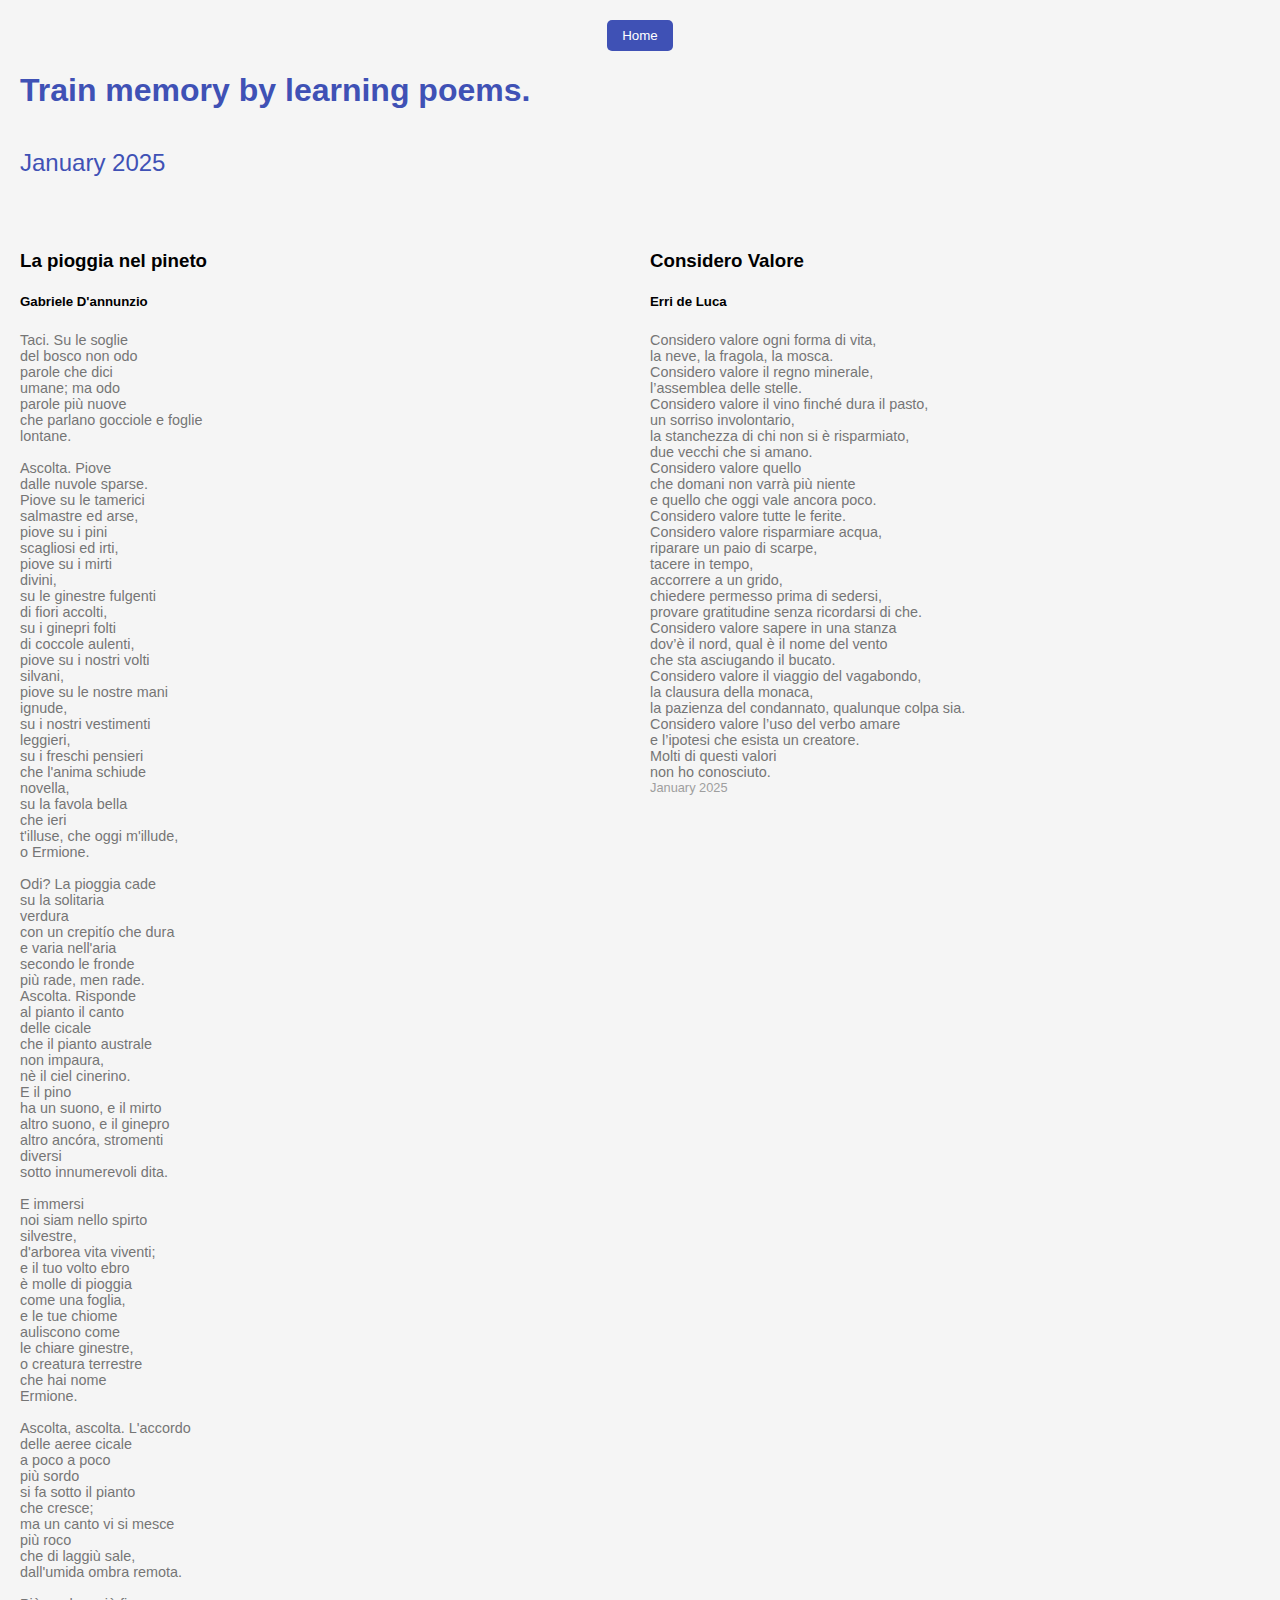
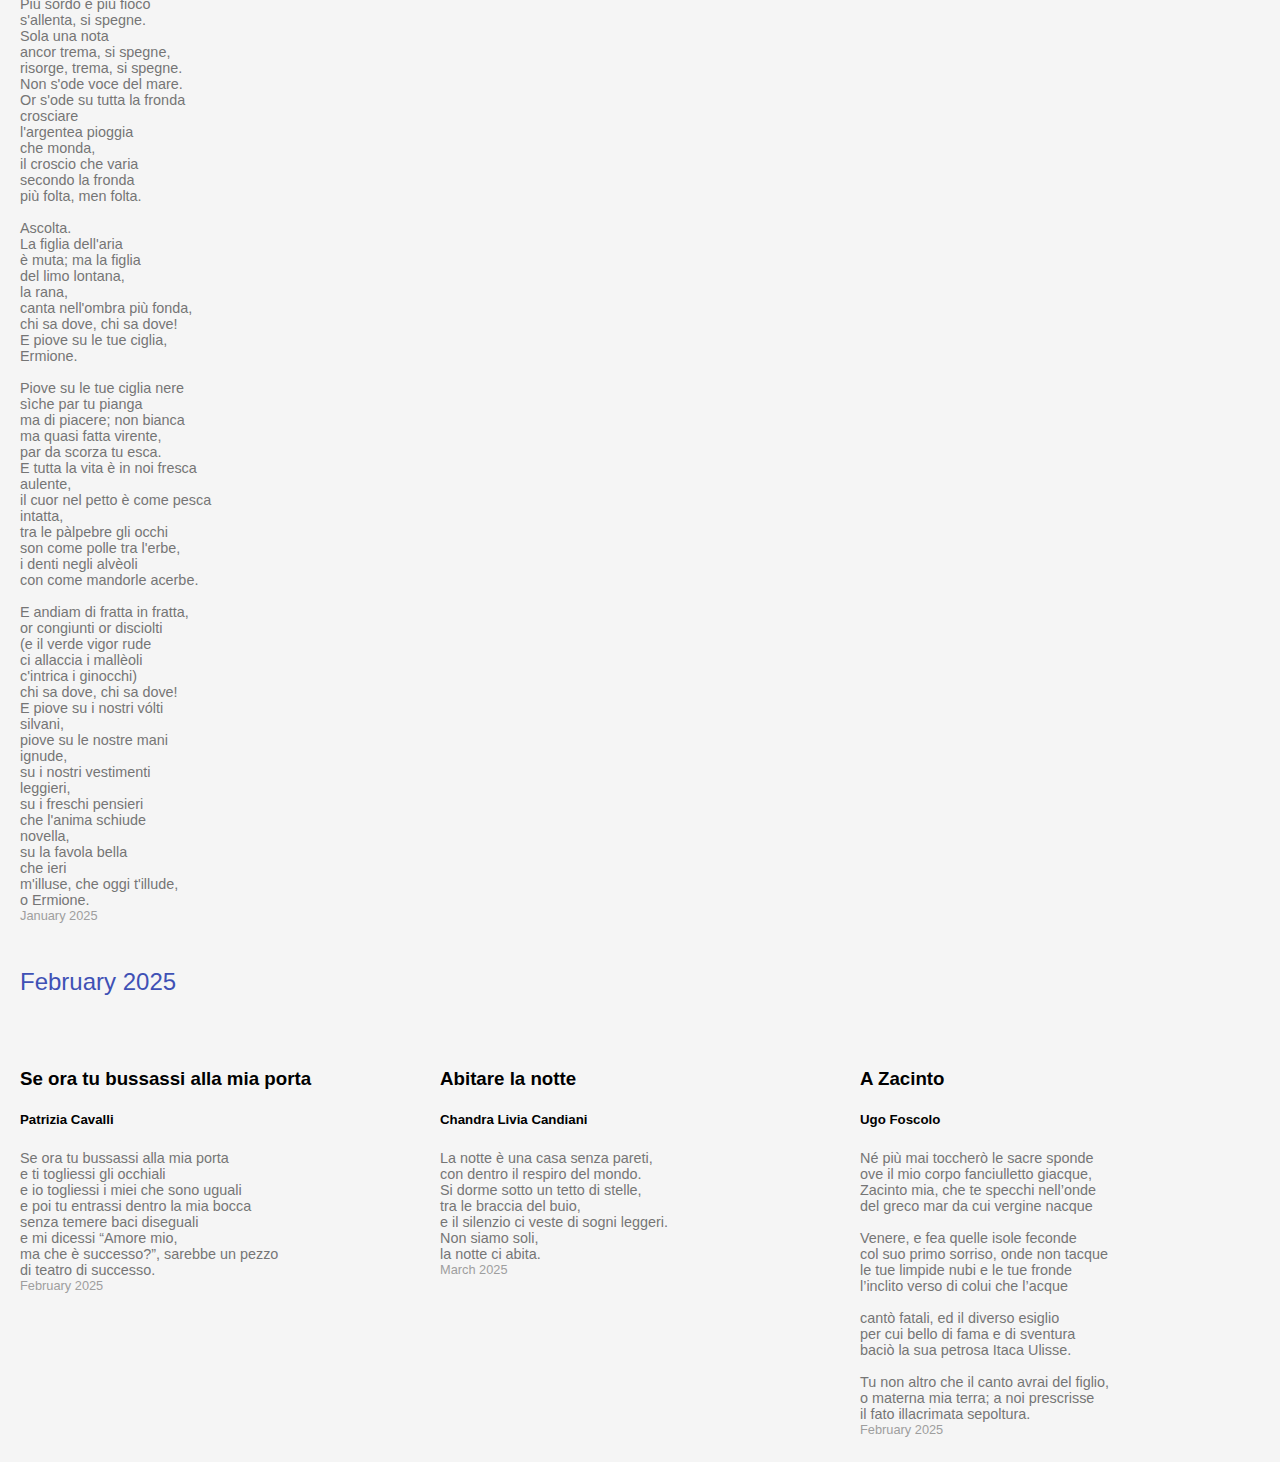
<file: poems.html>
<!-- 

-->

<!DOCTYPE html>
<html lang=en>
<head>
  <title>Sketching my 2025</title>
  
    <!-- <link rel="stylesheet" href="styles.css"> -->
    <style>body {
  font-family: 'Roboto', sans-serif; /* Material Design font */
  margin: 0;
  padding: 20px;
  background-color: #f5f5f5; /* Light gray background */
}

h1 {
  font-size: 2rem;
  color: #3f51b5; /* Material Design blue */
  margin-bottom: 20px;
}

p {
  font-size: 1rem;
  color: #757575; /* Material Design gray */
  margin-bottom: 30px;
}

.container {
  max-width: 1400px; /* Increased max-width for wider grid */
  margin: 0 auto;
}

.gallery {
  display: grid;
  grid-template-columns: repeat(auto-fit, minmax(250px, 1fr));
  grid-gap: 20px;
}

.sketch {
  border: 1px solid #e0e0e0; /* Light gray border */
  padding: 15px;
  background-color: #fff;
  box-shadow: 0 2px 5px rgba(0, 0, 0, 0.1);
}

.sketch img {
  width: 100%;
  height: auto;
  object-fit: cover;
  border-radius: 5px; /* Rounded borders for images */
}

.date {
  color: #9e9e9e; /* Material Design gray */
  font-size: 0.8em;
  margin-bottom: 5px;
}

.description {
  color: #757575; /* Material Design gray */
  font-size: 0.9em;
}
    .month-header {
      font-size: 1.5rem;
      color: #3f51b5;
      margin-top: 40px;
    }
.navigation {
    text-align: center;
    margin-bottom: 20px;
}

.navigation button {
    margin: 0 10px;
    padding: 8px 15px;
    background-color: #3f51b5; /* Example color */
    color: white;
    border: none;
    border-radius: 5px;
    cursor: pointer;
}

</style>

</head>
<body>

<div class="navigation">
    <button onclick="window.location.href='index.html'">Home</button>
</div>
  <div class="container">
    <h1>Train memory by learning poems.</h1>
    <p>
      
    </p>
<div class="month-header">January 2025</div>
<br><br><br>
  
  <div class="gallery">
 <!-- January -->

  <div class="poem">
          <h3>La pioggia nel pineto</h3>
          <h5>Gabriele D'annunzio</h5>
       <div class="description">
      Taci. Su le soglie<br>
del bosco non odo<br>
parole che dici<br>
umane; ma odo<br>
parole più nuove<br>
che parlano gocciole e foglie<br>
lontane.<br>
<br>
Ascolta. Piove<br>
dalle nuvole sparse.<br>
Piove su le tamerici<br>
salmastre ed arse,<br>
piove su i pini<br>
scagliosi ed irti,<br>
piove su i mirti<br>
divini,<br>
su le ginestre fulgenti<br>
di fiori accolti,<br>
su i ginepri folti<br>
di coccole aulenti,<br>
piove su i nostri volti<br>
silvani,<br>
piove su le nostre mani<br>
ignude,<br>
su i nostri vestimenti<br>
leggieri,<br>
su i freschi pensieri<br>
che l'anima schiude<br>
novella,<br>
su la favola bella<br>
che ieri<br>
t'illuse, che oggi m'illude,<br>
o Ermione.<br>
<br>
Odi? La pioggia cade<br>
su la solitaria<br>
verdura<br>
con un crepitío che dura<br>
e varia nell'aria<br>
secondo le fronde<br>
più rade, men rade.<br>
Ascolta. Risponde<br>
al pianto il canto<br>
delle cicale<br>
che il pianto australe<br>
non impaura,<br>
nè il ciel cinerino.<br>
E il pino<br>
ha un suono, e il mirto<br>
altro suono, e il ginepro<br>
altro ancóra, stromenti<br>
diversi<br>
sotto innumerevoli dita.<br>
<br>
E immersi<br>
noi siam nello spirto<br>
silvestre,<br>
d'arborea vita viventi;<br>
e il tuo volto ebro<br>
è molle di pioggia<br>
come una foglia,<br>
e le tue chiome<br>
auliscono come<br>
le chiare ginestre,<br>
o creatura terrestre<br>
che hai nome<br>
Ermione.<br>
<br>
Ascolta, ascolta. L'accordo<br>
delle aeree cicale<br>
a poco a poco<br>
più sordo<br>
si fa sotto il pianto<br>
che cresce;<br>
ma un canto vi si mesce<br>
più roco<br>
che di laggiù sale,<br>
dall'umida ombra remota.<br>
<br>
Più sordo e più fioco<br>
s'allenta, si spegne.<br>
Sola una nota<br>
ancor trema, si spegne,<br>
risorge, trema, si spegne.<br>
Non s'ode voce del mare.<br>
Or s'ode su tutta la fronda<br>
crosciare<br>
l'argentea pioggia<br>
che monda,<br>
il croscio che varia<br>
secondo la fronda<br>
più folta, men folta.<br>
<br>
Ascolta.<br>
La figlia dell'aria<br>
è muta; ma la figlia<br>
del limo lontana,<br>
la rana,<br>
canta nell'ombra più fonda,<br>
chi sa dove, chi sa dove!<br>
E piove su le tue ciglia,<br>
Ermione.<br>
<br>
Piove su le tue ciglia nere<br>
sìche par tu pianga<br>
ma di piacere; non bianca<br>
ma quasi fatta virente,<br>
par da scorza tu esca.<br>
E tutta la vita è in noi fresca<br>
aulente,<br>
il cuor nel petto è come pesca<br>
intatta,<br>
tra le pàlpebre gli occhi<br>
son come polle tra l'erbe,<br>
i denti negli alvèoli<br>
con come mandorle acerbe.<br>
<br>
E andiam di fratta in fratta,<br>
or congiunti or disciolti<br>
(e il verde vigor rude<br>
ci allaccia i mallèoli<br>
c'intrica i ginocchi)<br>
chi sa dove, chi sa dove!<br>
E piove su i nostri vólti<br>
silvani,<br>
piove su le nostre mani<br>
ignude,<br>
su i nostri vestimenti<br>
leggieri,<br>
su i freschi pensieri<br>
che l'anima schiude<br>
novella,<br>
su la favola bella<br>
che ieri<br>
m'illuse, che oggi t'illude,<br>
o Ermione.<br>
      </div> 
        <div class="date">January  2025</div> 
      </div>
      <div class="poem">
          <h3>Considero Valore</h3>
          <h5>Erri de Luca</h5>
       <div class="description"> Considero valore ogni forma di vita, <br>
                        la neve, la fragola, la mosca.<br>
                        Considero valore il regno minerale,<br>
                        l’assemblea delle stelle.<br>
                        Considero valore il vino finché dura il pasto,<br>
                        un sorriso involontario,<br>
                        la stanchezza di chi non si è risparmiato,<br>
                        due vecchi che si amano.<br>
                        Considero valore quello<br>
                        che domani non varrà più niente<br>
                        e quello che oggi vale ancora poco.<br>
                        Considero valore tutte le ferite.<br>
                        Considero valore risparmiare acqua,<br>
                        riparare un paio di scarpe,<br>
                        tacere in tempo,<br>
                        accorrere a un grido,<br>
                        chiedere permesso prima di sedersi,<br>
                        provare gratitudine senza ricordarsi di che.<br>
                        Considero valore sapere in una stanza<br>
                        dov’è il nord, qual è il nome del vento<br>
                        che sta asciugando il bucato.<br>
                        Considero valore il viaggio del vagabondo,<br>
                        la clausura della monaca,<br>
                        la pazienza del condannato, qualunque colpa sia.<br>
                        Considero valore l’uso del verbo amare<br>
                        e l’ipotesi che esista un creatore.<br>
                        Molti di questi valori<br>
                        non ho conosciuto.</div> 
        <div class="date">January  2025</div> 
      </div>
    </div>
</div>

    <!-- Add new month (February) -->
    <div class="month-header">February 2025</div>
    <br><br><br>
  
    <div class="gallery">
        <!-- February -->
        <div class="poem">
            <h3>Se ora tu bussassi alla mia porta</h3>
            <h5>Patrizia Cavalli</h5>
            <div class="description">
             Se ora tu bussassi alla mia porta<br>
e ti togliessi gli occhiali<br>
e io togliessi i miei che sono uguali<br>
e poi tu entrassi dentro la mia bocca<br>
senza temere baci diseguali<br>
e mi dicessi “Amore mio,<br>
ma che è successo?”, sarebbe un pezzo<br>
di teatro di successo.<br>
            </div>
            <div class="date">February 2025</div>
        </div>


  <div class="poem">
            <h3>Abitare la notte</h3>
            <h5>Chandra Livia Candiani</h5>
            <div class="description">
La notte è una casa senza pareti,<br>
con dentro il respiro del mondo.<br>
Si dorme sotto un tetto di stelle,<br>
tra le braccia del buio,<br>
e il silenzio ci veste di sogni leggeri.<br>
Non siamo soli,<br>
la notte ci abita.
                   </div>

            <div class="date">March 2025</div>
        </div>


  <div class="poem">
            <h3>A Zacinto</h3>
            <h5>Ugo Foscolo</h5>
            <div class="description">

Né più mai toccherò le sacre sponde<br>
ove il mio corpo fanciulletto giacque,<br>
Zacinto mia, che te specchi nell’onde<br>
del greco mar da cui vergine nacque<br>
<br>
Venere, e fea quelle isole feconde<br>
col suo primo sorriso, onde non tacque<br>
le tue limpide nubi e le tue fronde<br>
l’inclito verso di colui che l’acque<br>
<br>
cantò fatali, ed il diverso esiglio<br>
per cui bello di fama e di sventura<br>
baciò la sua petrosa Itaca Ulisse.<br>
<br>
Tu non altro che il canto avrai del figlio,<br>
o materna mia terra; a noi prescrisse<br>
il fato illacrimata sepoltura.<br>
                   </div>





    
       <!-- 
      <div class="sketch">
            <h3>Annabel Lee</h3>
            <h5>Edgar Allan Poe</h5>
            <div class="description">
              It was many and many a year ago,<br>
   In a kingdom by the sea,<br>
That a maiden there lived whom you may know<br>
   By the name of Annabel Lee;<br>
And this maiden she lived with no other thought<br>
   Than to love and be loved by me.<br>
<br>
I was a child and she was a child,<br>
   In this kingdom by the sea,<br>
But we loved with a love that was more than love—<br>
   I and my Annabel Lee—<br>
With a love that the wingèd seraphs of Heaven<br>
   Coveted her and me.<br>
<br>
And this was the reason that, long ago,<br>
   In this kingdom by the sea,<br>
A wind blew out of a cloud, chilling<br>
   My beautiful Annabel Lee;<br>
So that her highborn kinsmen came<br>
   And bore her away from me,<br>
To shut her up in a sepulchre<br>
   In this kingdom by the sea.<br>
<br>
The angels, not half so happy in Heaven,<br>
   Went envying her and me—<br>
Yes!—that was the reason (as all men know,<br>
   In this kingdom by the sea)<br>
That the wind came out of the cloud by night,<br>
   Chilling and killing my Annabel Lee.<br>
<br>
But our love it was stronger by far than the love<br>
   Of those who were older than we—<br>
   Of many far wiser than we—<br>
And neither the angels in Heaven above<br>
   Nor the demons down under the sea<br>
Can ever dissever my soul from the soul<br>
   Of the beautiful Annabel Lee;<br>
<br>
For the moon never beams, without bringing me dreams<br>
   Of the beautiful Annabel Lee;<br>
And the stars never rise, but I feel the bright eyes<br>
   Of the beautiful Annabel Lee;<br>
And so, all the night-tide, I lie down by the side<br>
   Of my darling—my darling—my life and my bride,<br>
   In her sepulchre there by the sea—<br>
   In her tomb by the sounding sea.<br>
            </div>
-->
      
            <div class="date">February 2025</div>
        </div>
    </div>
</div>
  
</body>
</html>
</file>
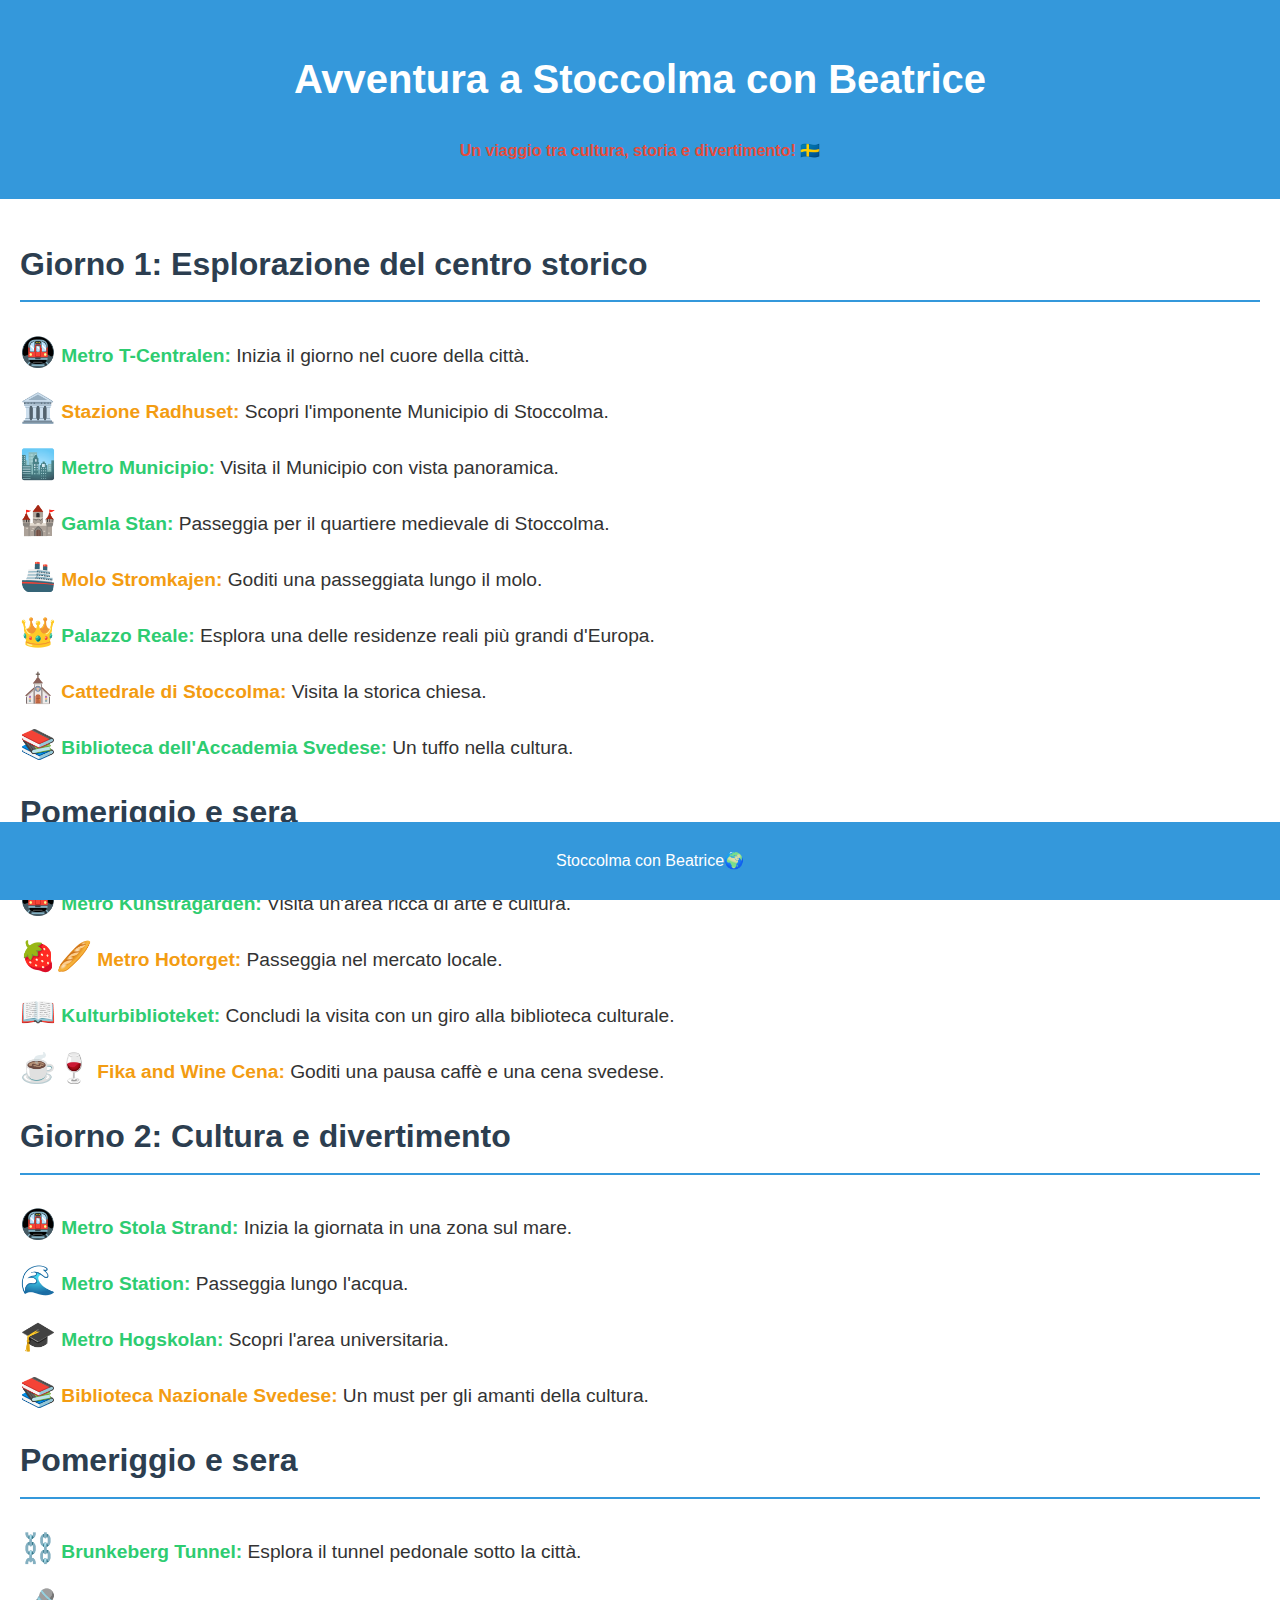
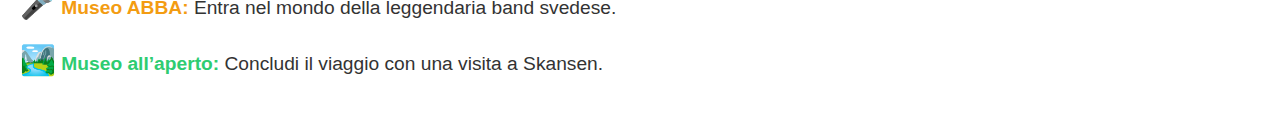
<file: stockholm.html>
<!-- Fastest is Arlanda Express 18 minutes from Arlanda to Stockholm Central departing every 20 minutes or so, about 30-35 euro https://www.arlandaexpress.com/

Airport buses takes 40 minutes and costs 10-12 Euro but quite a walk within the airport, leaves every 20 minutes https://www.flygbussarna.se/ticket/timetables#port=171&stop=1&direction=from&date=2025-03-22

You could also do bus + commuter train, takes an hour+ for 4 euro (Regular commuter system) but I've never tried this myself
-->

<!DOCTYPE html>
<html lang="it">
<head>
    <meta charset="UTF-8">
    <meta name="viewport" content="width=device-width, initial-scale=1.0">
    <title>Stoccolma con Beatrice</title>
    <style>
        body {
            font-family: Arial, sans-serif;
            line-height: 1.6;
            background-color: #f8f9fa;
            margin: 0;
            padding: 0;
            color: #333;
        }
        header {
            background-color: #3498db;
            color: white;
            text-align: center;
            padding: 20px;
        }
        h1 {
            font-size: 2.5em;
        }
        section {
            padding: 20px;
            background-color: #ffffff;
        }
        h2 {
            color: #2c3e50;
            font-size: 2em;
            margin-top: 20px;
            border-bottom: 2px solid #3498db;
            padding-bottom: 10px;
        }
        ul {
            list-style-type: none;
            padding: 0;
        }
        li {
            margin: 10px 0;
            font-size: 1.2em;
        }
        .emoji {
            font-size: 1.5em;
        }
        footer {
            text-align: center;
            padding: 10px;
            background-color: #3498db;
            color: white;
            position: fixed;
            width: 100%;
            bottom: 0;
        }
        .highlight {
            color: #e74c3c;
            font-weight: bold;
        }
        .highlight-two {
            color: #f39c12;
            font-weight: bold;
        }
        .highlight-three {
            color: #2ecc71;
            font-weight: bold;
        }
    </style>
</head>
<body>

<header>
    <h1>Avventura a Stoccolma con Beatrice</h1>
    <p class="highlight">Un viaggio tra cultura, storia e divertimento! 🇸🇪</p>
</header>

<section>
    <h2>Giorno 1: Esplorazione del centro storico</h2>
    <ul>
        <li><span class="emoji">🚇</span> <span class="highlight-three">Metro T-Centralen:</span> Inizia il giorno nel cuore della città.</li>
        <li><span class="emoji">🏛️</span> <span class="highlight-two">Stazione Radhuset:</span> Scopri l'imponente Municipio di Stoccolma.</li>
        <li><span class="emoji">🏙️</span> <span class="highlight-three">Metro Municipio:</span> Visita il Municipio con vista panoramica.</li>
        <li><span class="emoji">🏰</span> <span class="highlight-three">Gamla Stan:</span> Passeggia per il quartiere medievale di Stoccolma.</li>
        <li><span class="emoji">🚢</span> <span class="highlight-two">Molo Stromkajen:</span> Goditi una passeggiata lungo il molo.</li>
        <li><span class="emoji">👑</span> <span class="highlight-three">Palazzo Reale:</span> Esplora una delle residenze reali più grandi d'Europa.</li>
        <li><span class="emoji">⛪</span> <span class="highlight-two">Cattedrale di Stoccolma:</span> Visita la storica chiesa.</li>
        <li><span class="emoji">📚</span> <span class="highlight-three">Biblioteca dell'Accademia Svedese:</span> Un tuffo nella cultura.</li>
    </ul>

    <h2>Pomeriggio e sera</h2>
    <ul>
        <li><span class="emoji">🚇</span> <span class="highlight-three">Metro Kunstragarden:</span> Visita un'area ricca di arte e cultura.</li>
        <li><span class="emoji">🍓🥖</span> <span class="highlight-two">Metro Hotorget:</span> Passeggia nel mercato locale.</li>
        <li><span class="emoji">📖</span> <span class="highlight-three">Kulturbiblioteket:</span> Concludi la visita con un giro alla biblioteca culturale.</li>
        <li><span class="emoji">☕🍷</span> <span class="highlight-two">Fika and Wine Cena:</span> Goditi una pausa caffè e una cena svedese.</li>
    </ul>

    <h2>Giorno 2: Cultura e divertimento</h2>
    <ul>
        <li><span class="emoji">🚇</span> <span class="highlight-three">Metro Stola Strand:</span> Inizia la giornata in una zona sul mare.</li>
        <li><span class="emoji">🌊</span> <span class="highlight-three">Metro Station:</span> Passeggia lungo l'acqua.</li>
        <li><span class="emoji">🎓</span> <span class="highlight-three">Metro Hogskolan:</span> Scopri l'area universitaria.</li>
        <li><span class="emoji">📚</span> <span class="highlight-two">Biblioteca Nazionale Svedese:</span> Un must per gli amanti della cultura.</li>
    </ul>

    <h2>Pomeriggio e sera</h2>
    <ul>
        <li><span class="emoji">⛓️</span> <span class="highlight-three">Brunkeberg Tunnel:</span> Esplora il tunnel pedonale sotto la città.</li>
        <li><span class="emoji">🎤</span> <span class="highlight-two">Museo ABBA:</span> Entra nel mondo della leggendaria band svedese.</li>
        <li><span class="emoji">🏞️</span> <span class="highlight-three">Museo all’aperto:</span> Concludi il viaggio con una visita a Skansen.</li>
    </ul>
</section>

<footer>
    <p>Stoccolma con Beatrice🌍</p>
</footer>

</body>
</html>
</file>
<file: styles.css>
body {
  font-family: 'Roboto', sans-serif; /* Material Design font */
  margin: 0;
  padding: 20px;
  background-color: #f5f5f5; /* Light gray background */
}

h1 {
  font-size: 2rem;
  color: #3f51b5; /* Material Design blue */
  margin-bottom: 20px;
}

p {
  font-size: 1rem;
  color: #757575; /* Material Design gray */
  margin-bottom: 30px;
}

.container {
  max-width: 960px;
  margin: 0 auto;
}

.gallery {
  display: grid;
  grid-template-columns: repeat(auto-fit, minmax(300px, 1fr));
  grid-gap: 20px;
}

.sketch {
  border: 1px solid #e0e0e0; /* Light gray border */
  padding: 15px;
  background-color: #fff;
  box-shadow: 0 2px 5px rgba(0, 0, 0, 0.1);
}

.sketch img {
  width: 100%;
  height: auto;
  object-fit: cover;
  border-radius: 5px; /* Rounded borders for images */
}

.date {
  color: #9e9e9e; /* Material Design gray */
  font-size: 0.8em;
  margin-bottom: 5px;
}

.description {
  color: #757575; /* Material Design gray */
  font-size: 0.9em;
}
</file>
